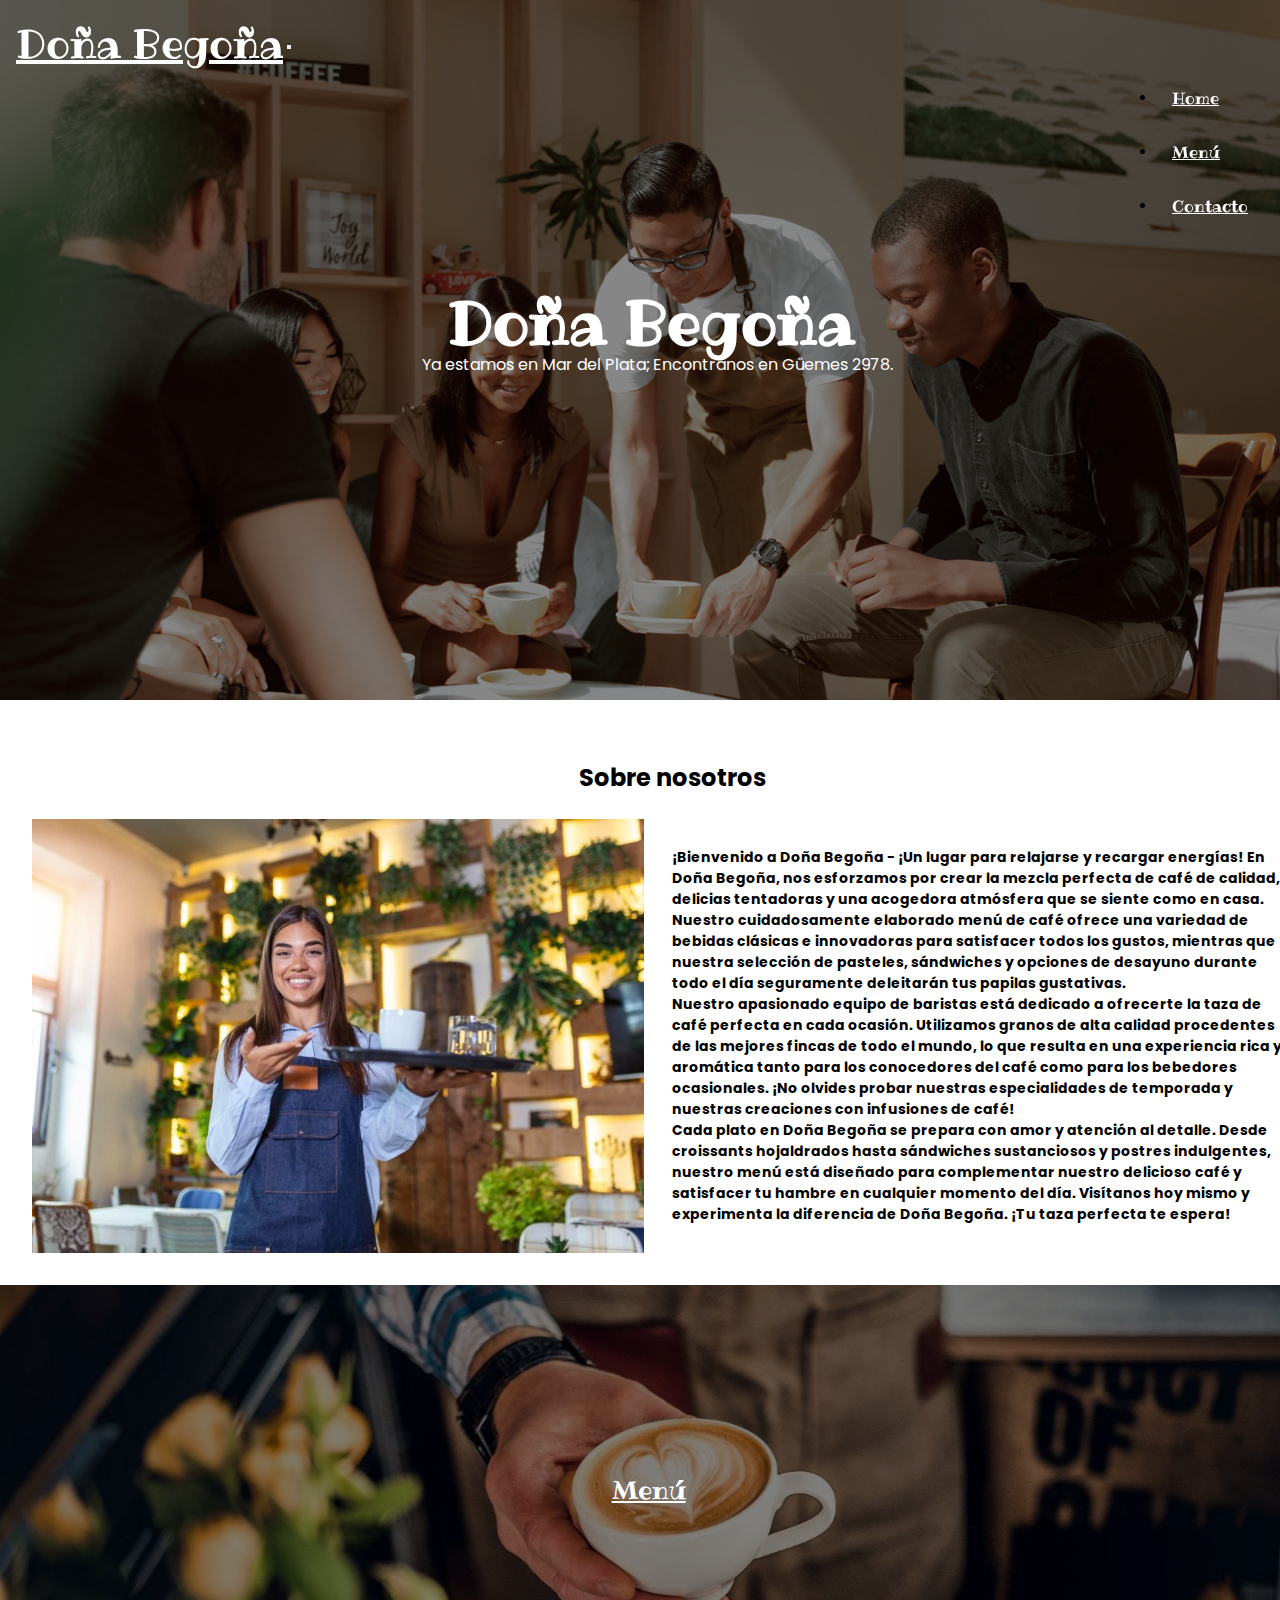
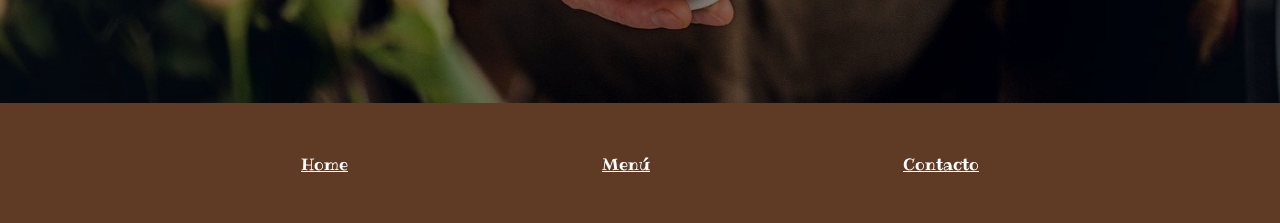
<file: index.html>
<!DOCTYPE html>
<html lang="en">
<head>
    <meta charset="UTF-8">
    <meta http-equiv="X-UA-Compatible" content="IE=edge">
    <meta name="viewport" content="width=device-width, initial-scale=1.0">
    <title>Home</title>
    <link rel="icon" type="image/jpg" href="assets/doña begoña.png"/>
    <link href="https://cdn.jsdelivr.net/npm/bootstrap@5.2.3/dist/css/bootstrap.min.css" rel="stylesheet" integrity="sha384-rbsA2VBKQhggwzxH7pPCaAqO46MgnOM80zW1RWuH61DGLwZJEdK2Kadq2F9CUG65" crossorigin="anonymous">
    <link rel="stylesheet" href="css/styles.css">
    <link rel="stylesheet" href="https://cdnjs.cloudflare.com/ajax/libs/animate.css/4.1.1/animate.min.css"/>
</head>
<body class="body1">
    <section class="seccion1">
        <div class="cacona">
            <nav class="navbar navbar-expand-lg">
                <div class="container-fluid">
                    <a class="hvr-underline-from-center navbar-brand" href="#">Doña Begoña</a>
                    <button class="navbar-toggler" type="button" data-bs-toggle="collapse" data-bs-target="#navbarNav" aria-controls="navbarNav" aria-expanded="false" aria-label="Toggle navigation">
                        <span class="navbar-toggler-icon"></span>
                    </button>
                    <div class="collapse navbar-collapse" id="navbarNav">
                        <ul class="navbar-nav">
                            <li class="nav-item">
                                <a class="hvr-underline-from-center nav-link" aria-current="page" href="index.html">Home</a>
                            </li>
                            <li class="nav-item">
                                <a class="hvr-underline-from-center nav-link" href="pages/menu.html">Menú</a>
                            </li>
                            <li class="nav-item">
                                <a class="hvr-underline-from-center nav-link" href="pages/contacto.html">Contacto</a>
                            </li>
                        </ul>
                    </div>
                </div>
            </nav>
            
            <div class="elements">
                <h1 class="title-doña">Doña Begoña</h1>
            </div>
            <div class="elements-simples">
                <p class="simple-text">Ya estamos en Mar del Plata; Encontranos en Güemes 2978.</p>
            </div>
            <img class="imagenPrincipal" src="assets/pexels-rodnae-productions-4920851 - Editado.png" alt="">
        </div>
    </section>

    <section class="sobre-nosotros">
        <h2 class="titulo-nosotros">Sobre nosotros</h2>
        <div class="contenedor-imagen-info">
            <div class="contenedor-imagen-nosotros">
                <img src="./assets/Фото-2-1024x683.jpg" alt="">
            </div>
            <div class="contenedor-informacion">
                <p>¡Bienvenido a Doña Begoña - ¡Un lugar para relajarse y recargar energías! En Doña Begoña, nos esforzamos por crear la mezcla perfecta de café de calidad, delicias tentadoras y una acogedora atmósfera que se siente como en casa. Nuestro cuidadosamente elaborado menú de café ofrece una variedad de bebidas clásicas e innovadoras para satisfacer todos los gustos, mientras que nuestra selección de pasteles, sándwiches y opciones de desayuno durante todo el día seguramente deleitarán tus papilas gustativas.</p>
                <p>Nuestro apasionado equipo de baristas está dedicado a ofrecerte la taza de café perfecta en cada ocasión. Utilizamos granos de alta calidad procedentes de las mejores fincas de todo el mundo, lo que resulta en una experiencia rica y aromática tanto para los conocedores del café como para los bebedores ocasionales. ¡No olvides probar nuestras especialidades de temporada y nuestras creaciones con infusiones de café!</p>
                <p>Cada plato en Doña Begoña se prepara con amor y atención al detalle. Desde croissants hojaldrados hasta sándwiches sustanciosos y postres indulgentes, nuestro menú está diseñado para complementar nuestro delicioso café y satisfacer tu hambre en cualquier momento del día. Visítanos hoy mismo y experimenta la diferencia de Doña Begoña. ¡Tu taza perfecta te espera!</p>
            </div>
        </div>

</section>

    <section class="menu">
        <div class="container-menu">
            <img src="./assets/Фото-1-remix.jpg" class="menu-img" alt="">
        </div>
        <div class="boton-menu">
            <a href="./pages/menu.html">Menú</a>
        </div>
    </section>





    <footer>
        <div class="contenedor-footer">
            <ul class="lista-footer">
                <li class="item-footer">
                    <a class="hvr-underline-from-center nav-link" href="index.html">Home</a>
                </li>
                <li class="item-footer">
                    <a class="hvr-underline-from-center nav-link" href="./pages/menu.html">Menú</a>
                </li>
                <li class="item-footer">
                    <a class="hvr-underline-from-center nav-link" href="./pages/contacto.html">Contacto</a>
                </li>
            </ul>
        </div>
    </footer>



    <script src="https://cdn.jsdelivr.net/npm/bootstrap@5.2.3/dist/js/bootstrap.bundle.min.js" integrity="sha384-kenU1KFdBIe4zVF0s0G1M5b4hcpxyD9F7jL+jjXkk+Q2h455rYXK/7HAuoJl+0I4" crossorigin="anonymous"></script>
</body>
</html>
</file>
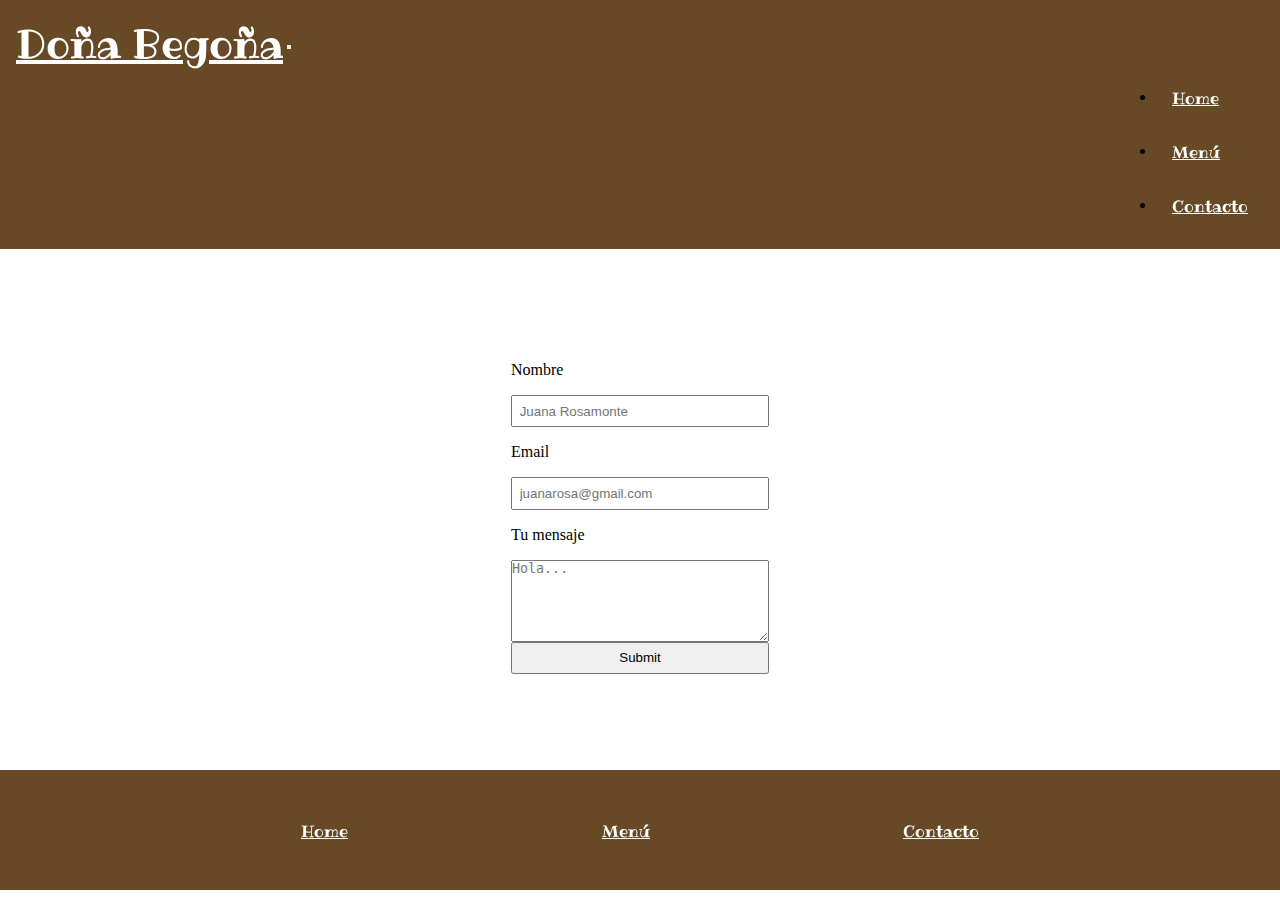
<file: pages/contacto.html>
<!DOCTYPE html>
<html lang="en">
<head>
    <meta charset="UTF-8">
    <meta http-equiv="X-UA-Compatible" content="IE=edge">
    <meta name="viewport" content="width=device-width, initial-scale=1.0">
    <title>Doña Begoña - menu</title>
    <link rel="icon" type="image/jpg" href="assets/doña begoña.png"/>
    <link href="https://cdn.jsdelivr.net/npm/bootstrap@5.2.3/dist/css/bootstrap.min.css" rel="stylesheet" integrity="sha384-rbsA2VBKQhggwzxH7pPCaAqO46MgnOM80zW1RWuH61DGLwZJEdK2Kadq2F9CUG65" crossorigin="anonymous">
    <link rel="stylesheet" href="../css/styles.css">
    <link rel="stylesheet" href="https://cdnjs.cloudflare.com/ajax/libs/animate.css/4.1.1/animate.min.css"/>
</head>
<body class="body2">
    <section class="seccion1">
        <div class="caconas">
            <nav class="navbar navbar-expand-lg">
                <div class="container-fluid">
                    <a class="hvr-underline-from-center navbar-brand" href="#">Doña Begoña</a>
                    <button class="navbar-toggler" type="button" data-bs-toggle="collapse" data-bs-target="#navbarNav" aria-controls="navbarNav" aria-expanded="false" aria-label="Toggle navigation">
                        <span class="navbar-toggler-icon"></span>
                    </button>
                    <div class="collapse navbar-collapse" id="navbarNav">
                        <ul class="navbar-nav">
                            <li class="nav-item">
                                <a class="hvr-underline-from-center nav-link" aria-current="page" href="../index.html">Home</a>
                            </li>
                            <li class="nav-item">
                                <a class="hvr-underline-from-center nav-link" href="menu.html">Menú</a>
                            </li>
                            <li class="nav-item">
                                <a class="hvr-underline-from-center nav-link" href="#">Contacto</a>
                            </li>
                        </ul>
                    </div>
                </div>
            </nav>
    </section>

    <section class="seccion-contacto">
        <div class="contenedor-formulario">
            <form action="" method="post" class="formulario">
                <label>Nombre</label>
                <input type="text" name="name" placeholder="Juana Rosamonte" required>

                <label>Email</label>
                <input type="email" name="email" placeholder="juanarosa@gmail.com" required>

                <label for="">Tu mensaje</label>
                <textarea name="message" id="" placeholder="Hola..." cols="30" rows="10" style="height: 80px;"></textarea>

                <input type="submit" name="submit">
            </form>
        </div>
    </section>

    <?php
        include("contacto-enviado.php");
    ?>


    <footer class="footer-menu">
        <div class="contenedor-footer contenedor-menu">
            <ul class="lista-footer">
                <li class="item-footer">
                    <a class="hvr-underline-from-center nav-link" href="../index.html">Home</a>
                </li>
                <li class="item-footer">
                    <a class="hvr-underline-from-center nav-link" href="menu.html">Menú</a>
                </li>
                <li class="item-footer">
                    <a class="hvr-underline-from-center nav-link" href="contacto.html">Contacto</a>
                </li>
            </ul>
        </div>
    </footer>



    <script src="https://cdn.jsdelivr.net/npm/bootstrap@5.2.3/dist/js/bootstrap.bundle.min.js" integrity="sha384-kenU1KFdBIe4zVF0s0G1M5b4hcpxyD9F7jL+jjXkk+Q2h455rYXK/7HAuoJl+0I4" crossorigin="anonymous"></script>
</body>
</html>
</file>
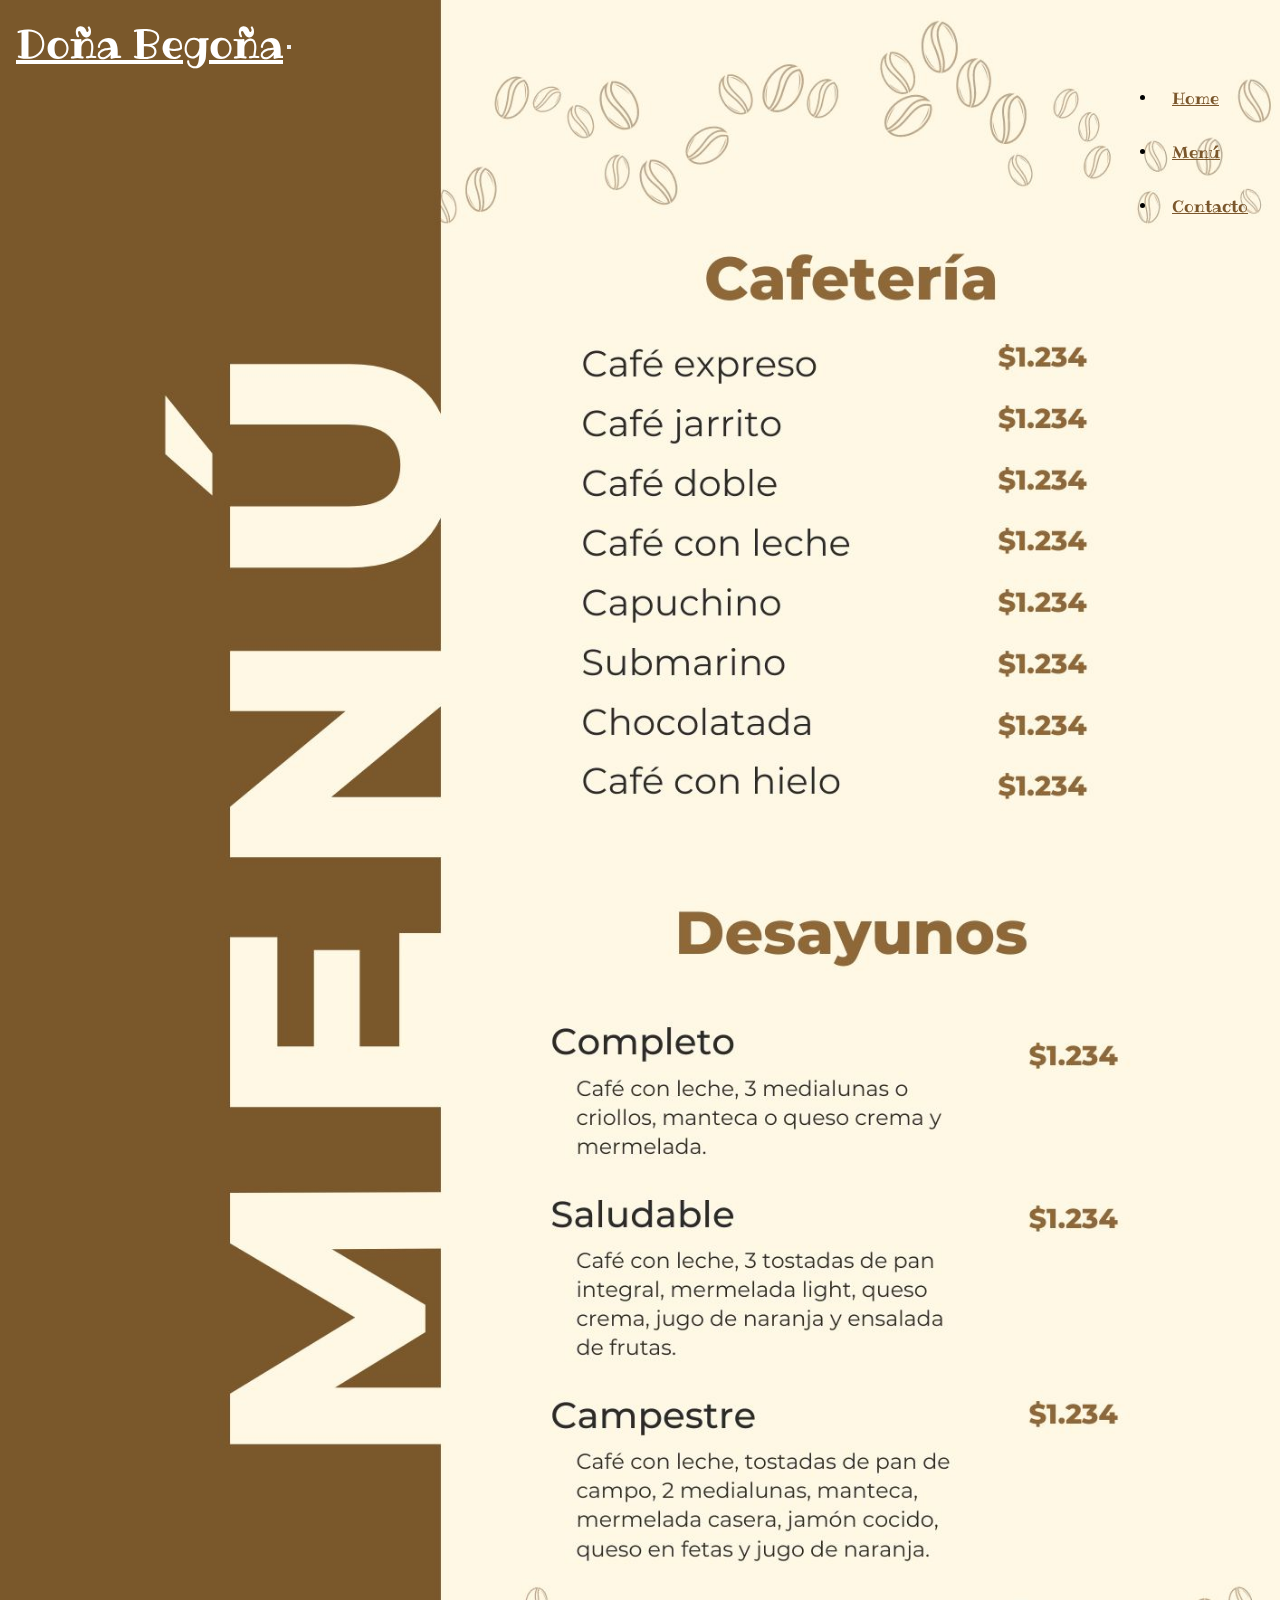
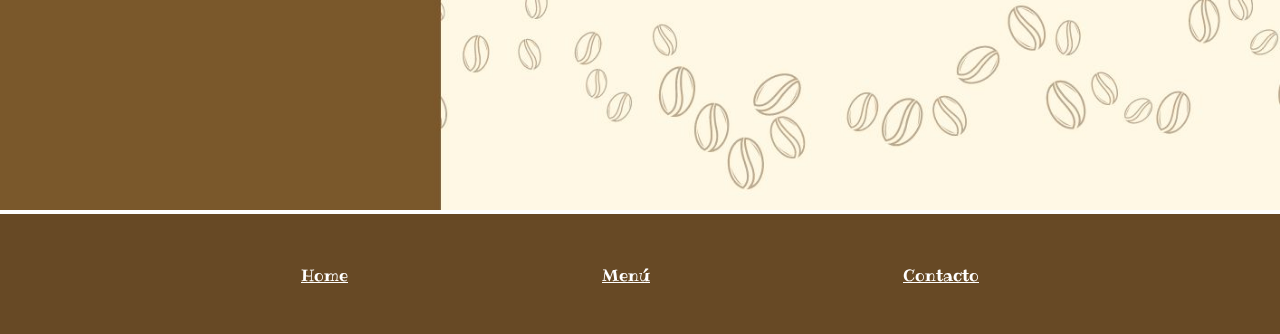
<file: pages/menu.html>
<!DOCTYPE html>
<html lang="en">
<head>
    <meta charset="UTF-8">
    <meta http-equiv="X-UA-Compatible" content="IE=edge">
    <meta name="viewport" content="width=device-width, initial-scale=1.0">
    <title>Doña Begoña - menu</title>
    <link rel="icon" type="image/jpg" href="assets/doña begoña.png"/>
    <link href="https://cdn.jsdelivr.net/npm/bootstrap@5.2.3/dist/css/bootstrap.min.css" rel="stylesheet" integrity="sha384-rbsA2VBKQhggwzxH7pPCaAqO46MgnOM80zW1RWuH61DGLwZJEdK2Kadq2F9CUG65" crossorigin="anonymous">
    <link rel="stylesheet" href="../css/styles.css">
    <link rel="stylesheet" href="https://cdnjs.cloudflare.com/ajax/libs/animate.css/4.1.1/animate.min.css"/>
</head>
<body class="body1">
    <section class="seccion1">
        <div class="cacona">
            <nav class="navbar navbar-expand-lg">
                <div class="container-fluid">
                    <a class="hvr-underline-from-center navbar-brand" href="#">Doña Begoña</a>
                    <button class="navbar-toggler" type="button" data-bs-toggle="collapse" data-bs-target="#navbarNav" aria-controls="navbarNav" aria-expanded="false" aria-label="Toggle navigation">
                        <span class="navbar-toggler-icon"></span>
                    </button>
                    <div class="collapse navbar-collapse" id="navbarNav">
                        <ul class="navbar-nav">
                            <li class="nav-item">
                                <a class="hvr-underline-from-center nav-link menuPage" aria-current="page" href="../index.html">Home</a>
                            </li>
                            <li class="nav-item">
                                <a class="hvr-underline-from-center nav-link menuPage" href="menu.html">Menú</a>
                            </li>
                            <li class="nav-item">
                                <a class="hvr-underline-from-center nav-link menuPage" href="../pages/contacto.html">Contacto</a>
                            </li>
                        </ul>
                    </div>
                </div>
            </nav>
            
    </section>
    <section>
        <img class="imagen-menu" src="../assets/Menú Cafetería Moderno Marrón.jpg" alt="">
    </section>


    <footer class="footer-menu">
        <div class="contenedor-footer contenedor-menu">
            <ul class="lista-footer">
                <li class="item-footer">
                    <a class="hvr-underline-from-center nav-link" href="../index.html">Home</a>
                </li>
                <li class="item-footer">
                    <a class="hvr-underline-from-center nav-link" href="menu.html">Menú</a>
                </li>
                <li class="item-footer">
                    <a class="hvr-underline-from-center nav-link" href="../pages/contacto.html">Contacto</a>
                </li>
            </ul>
        </div>
    </footer>



    <script src="https://cdn.jsdelivr.net/npm/bootstrap@5.2.3/dist/js/bootstrap.bundle.min.js" integrity="sha384-kenU1KFdBIe4zVF0s0G1M5b4hcpxyD9F7jL+jjXkk+Q2h455rYXK/7HAuoJl+0I4" crossorigin="anonymous"></script>
</body>
</html>
</file>
<file: css/styles.css>
@import url('https://fonts.googleapis.com/css2?family=Ribeye&display=swap');
@import url('https://fonts.googleapis.com/css2?family=Monsieur+La+Doulaise&display=swap');
@import url('https://fonts.googleapis.com/css2?family=Poppins&display=swap');

*{
    margin: 0;
    padding: 0;
}
.container-fluid{
    padding: 1em;
}
.navbar-brand{
    font-family: 'Ribeye', cursive;
    font-size: 40px;
    color: white;
}
.navbar-brand:hover{
    color: white;
}
.seccion1 .imagenPrincipal{
    width: 100%;
}

.cacona{
    position: relative;
}

.cacona .navbar{
    position: absolute;
    width: 100%;
}
.nav-link{
    color: white;
    font-family: 'Ribeye', cursive;
}

.nav-link:hover{
    color: white;
}
.hvr-underline-from-center {
    display: inline-block;
    vertical-align: middle;
    -webkit-transform: perspective(1px) translateZ(0);
    transform: perspective(1px) translateZ(0);
    box-shadow: 0 0 1px rgba(0, 0, 0, 0);
    position: relative;
    overflow: hidden;
  }
  .hvr-underline-from-center:before {
    content: "";
    position: absolute;
    z-index: -1;
    left: 51%;
    right: 51%;
    bottom: 0;
    background: #fffdfd;
    height: 4px;
    -webkit-transition-property: left, right;
    transition-property: left, right;
    -webkit-transition-duration: 0.3s;
    transition-duration: 0.3s;
    -webkit-transition-timing-function: ease-out;
    transition-timing-function: ease-out;
  }
  .hvr-underline-from-center:hover:before, .hvr-underline-from-center:focus:before, .hvr-underline-from-center:active:before {
    left: 0;
    right: 0;
  }
.imagenPrincipal{
    Overflow: hidden;
}

.elements{
    position: absolute;
    top: 40%;
    left: 35%;
    color: white;
    font-family: 'Ribeye', cursive;
}
.title-doña{
    font-size: 60px;
}

.collapse{
    display: flex;
    justify-content: flex-end;
}
.nav-item{
    padding: 1em;
}

.elements-simples{
    position: absolute;
    top: 50%;
    left: 33%;
    color: white;
    font-family: 'Poppins', sans-serif;
    
}

.menu{
    display: flex;
    position: relative;
}
.container-menu{
    display: flex;
    justify-content: center;

}
.menu-img{
    width: 100%;
    filter: brightness(50%); 
}

.boton-menu{
    position: absolute;
    top: 45%;
    left: 47%;
}

.boton-menu a{
    padding: 10px;
    font-size: 25px;
    font-family: 'Ribeye', cursive;
    color: white;
    text-decoration: underline;
}
.titulo-nosotros{
    display: flex;
    justify-content: center;
    width: 100%;
    padding: 1em;
    font-family: 'Poppins', sans-serif;
}
.sobre-nosotros{
    display: flex;
    flex-direction: column;
    width: 100%;
    justify-content: center;
    padding: 2em;
    align-items: center;
}
.contenedor-imagen-nosotros{
    width: 50%;
    display: flex;
}
.contenedor-imagen-info{
    display: flex;
}
.contenedor-imagen-nosotros img{
    width: 100%;
    object-fit: cover;
}
.contenedor-informacion{
    width: 50%;
    padding: 2em;
    font-size: 14px;
    font-family: 'Poppins', sans-serif;
    font-weight:  bold;
}

.contenedor-footer{
    display: flex;
    justify-content: center;
    width: 100%;
    background-color: #5f3a25;
}
.lista-footer{
    display: flex;
    justify-content: space-evenly;
    width: 100%;
    margin: 3em;
}
.item-footer{
    list-style: none;
    font-family: 'Ribeye', cursive;
}
.enlace-footer{
    text-decoration: none;
    color: #f5f5f5;
}
.enlace-footer:hover{
    color: #f5f5f5;
}
.imagen-menu{
    width: 100%;
}
.menuPage{
    color: #7B572C;
}
.menuPage:hover{
    color: #7B572C;
}
.contenedor-menu{
    background-color: #674925;
}
.imagen-contacto{
    width: 100%;
}
.jaja{
    width: 100%;
}
.caconas{
    background-color: #674925;
}
.seccion-contacto{
    width: 100%;

}
.contenedor-formulario{
    display: flex;
    justify-content: center;
    width: 100%;
}
.formulario{
    display: flex;
    flex-direction: column;
    padding: 6em;
}

input{
    padding: 0.5em;
}
label{
    display: flex;
    align-items: center;
    padding-bottom: 1em;
    padding-top: 1em;
}
</file>
